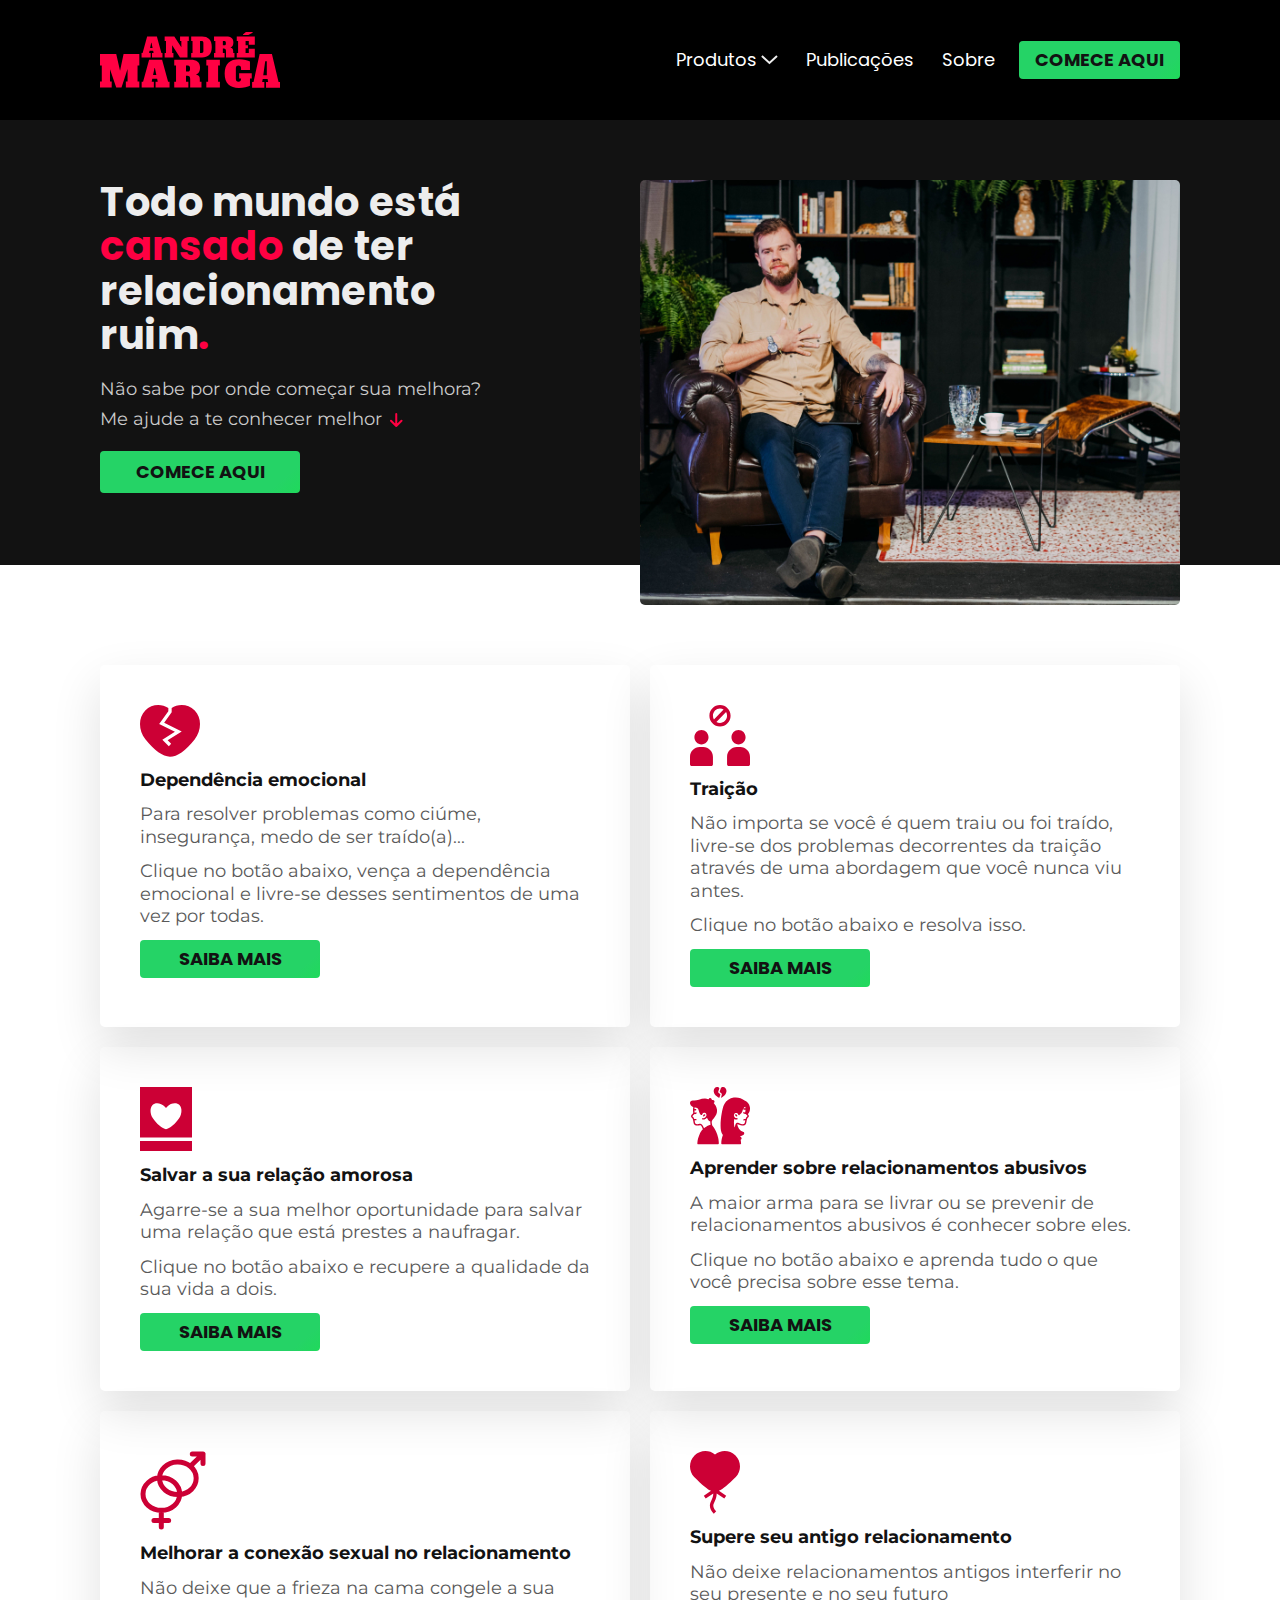
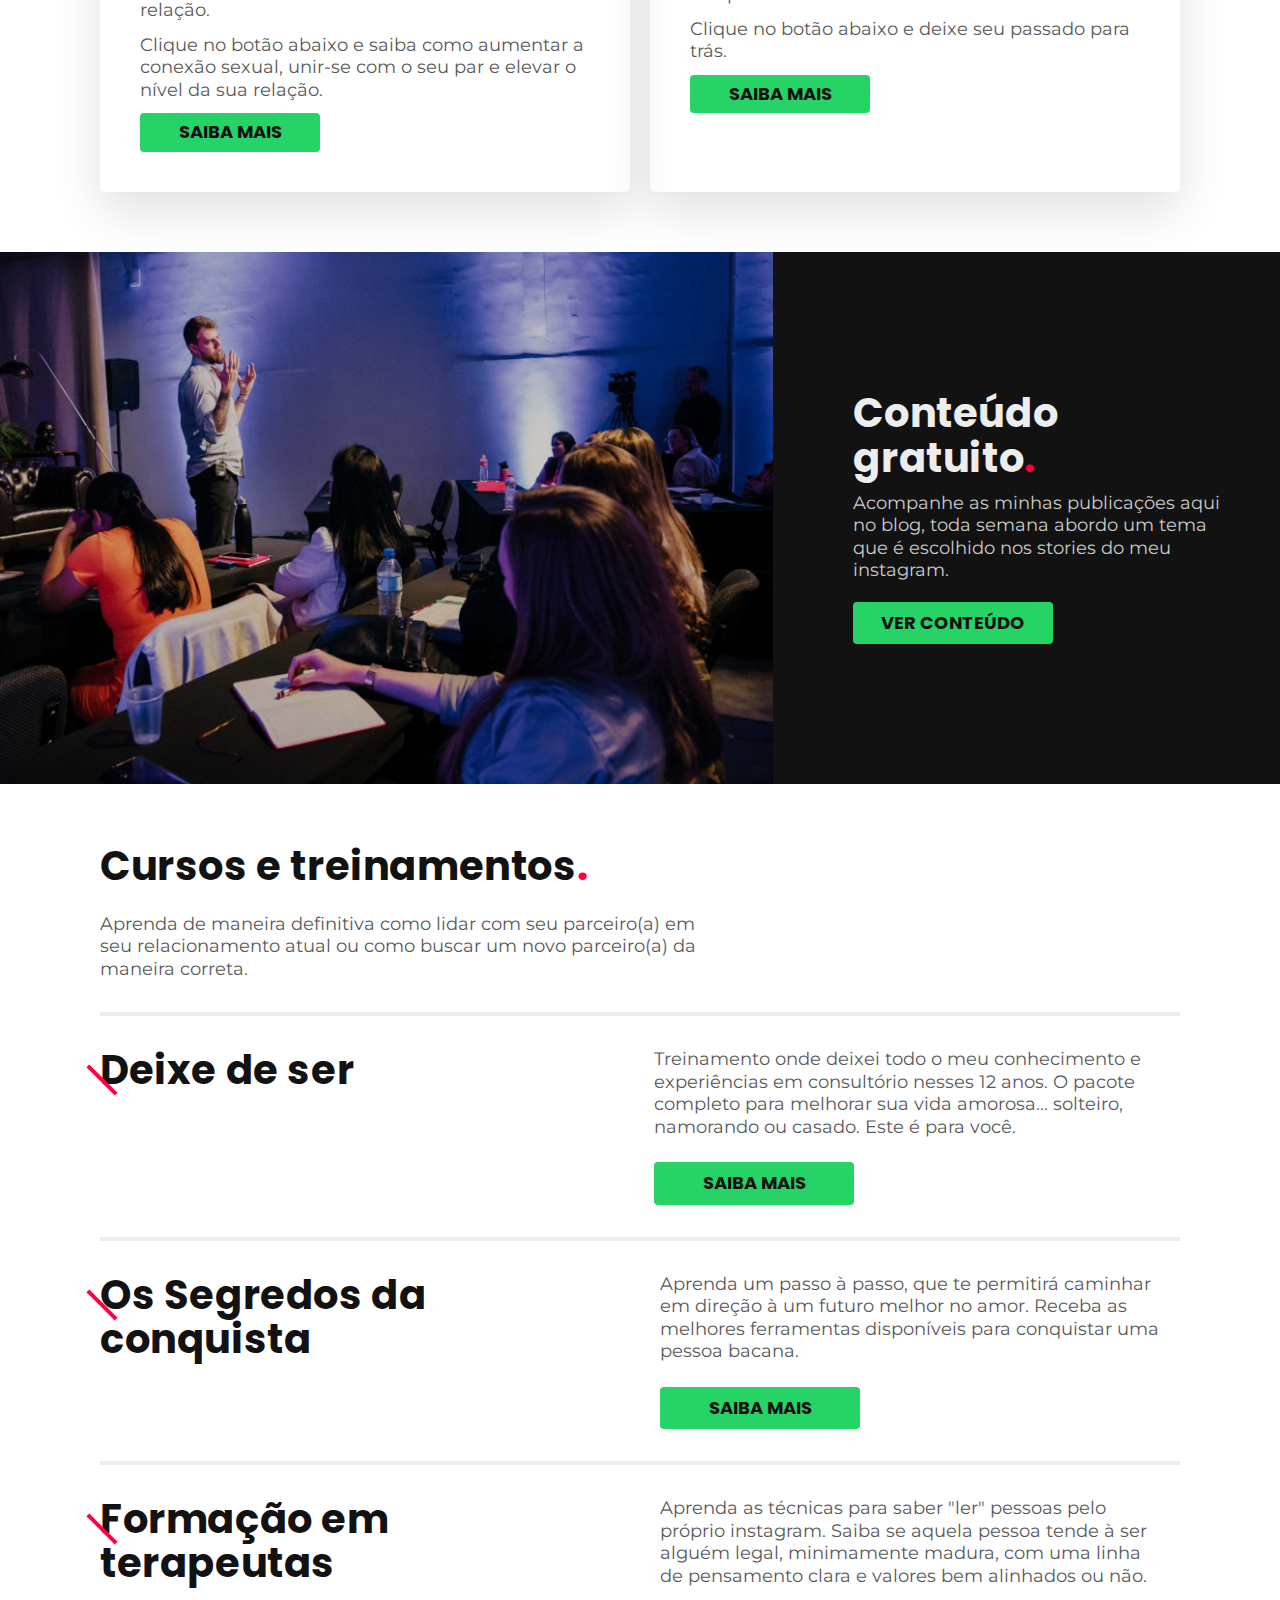
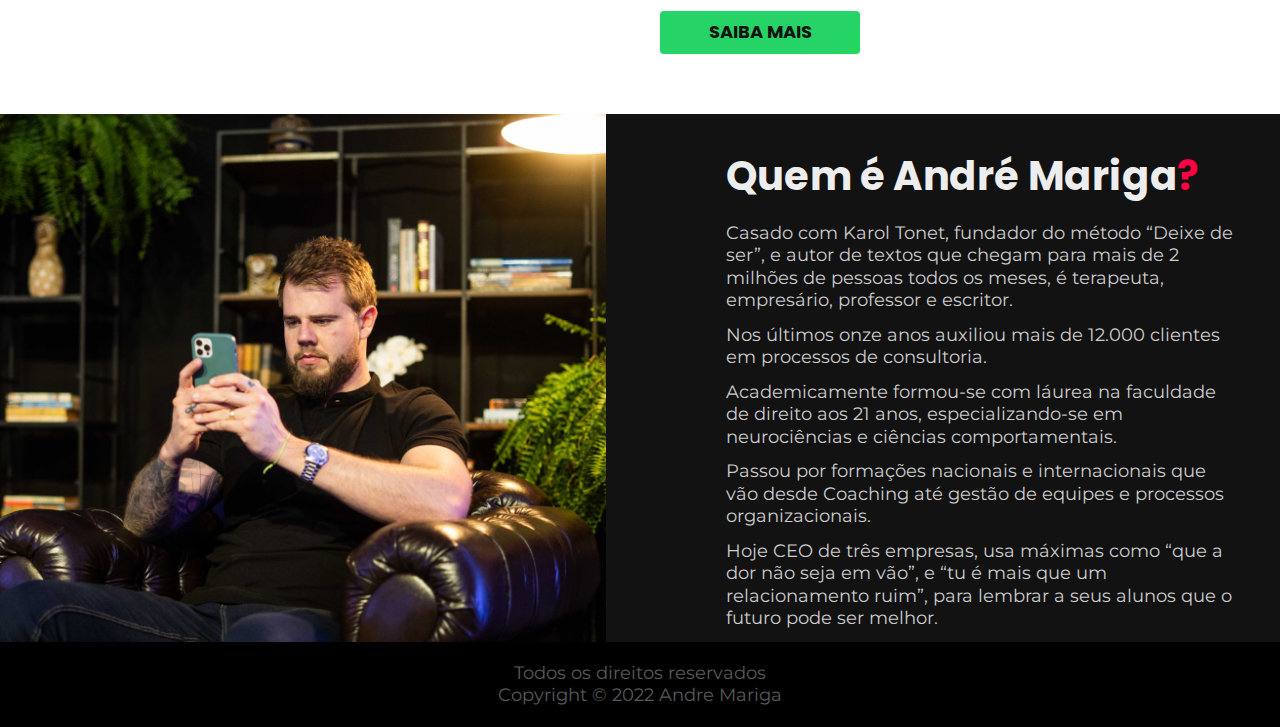
<file: index.html>
<!DOCTYPE html>
<html lang="pt-br">

<head>
  <meta charset="UTF-8">
  <meta http-equiv="X-UA-Compatible" content="IE=edge">
  <meta name="viewport" content="width=device-width, initial-scale=1.0">
  <link rel="stylesheet" href="css/style.css">
  <title>André Mariga - Blog</title>
</head>

<body>
  <header class="header-menu-bg">
    <div class="header-menu container">
      <a href="./"><img src="img/icons/logo.svg" alt=""></a>

      <nav id="nav">
        <button aria-label="Abrir Menu" class="font-links w" id="btn-mobile" aria-haspopup="true" aria-controls="menu" aria-expanded="false">Menu

          <span id="hamburger"></span>
        </button>
        <ul class="itens-menu" role="menu">

          <li class="dropdown">
            <div class="dropbtn font-links w">Produtos<img src="img/icons/down-arrow-menu.svg" alt="">
            </div>
            <div class="drop-produtos">
              <a class="font-links w" href="./">Deixe de ser</a>
              <a class="font-links w" href="./">Os segredos da conquista</a>
              <a class="font-links w" href="./">Formação em terapeutas</a>
            </div>
          </li>

          <li><a class="font-links w" href="posts.html">Publicações</a></li>
          <li><a class="font-links w" href="sobre.html">Sobre</a></li>
          <li><a class="btn2" href="resolva.html">COMECE AQUI</a></li>
        </ul>
      </nav>
    </div>
  </header>

  <main class="secao1-bg">
    <div class="secao1 container">
      <div class="secao1-text">
        <h1 class="font-h1 c1">Todo mundo está <span class="p1">cansado</span> de
          ter relacionamento ruim<span class="p1">.</span></h1>
        <p class="font-p c2">Não sabe por onde começar sua melhora?</p>
        <p class="font-p c2">Me ajude a te conhecer melhor</p>
        <a class="btn" href="resolva.html">Comece aqui</a>
      </div>
      <div class="hero-img">
        <img src="img/home/hero-img.jpg" alt="">
      </div>
    </div>
  </main>

  <article class="conteudo-blog container">
    <ul class="conteudo-lista">
      <li class="conteudo-item">
        <img src="img/icons/icon-1.svg" alt="">
        <h2 class="font-p-bold b2">Dependência emocional</h2>
        <p class="font-p c3">Para resolver problemas como ciúme, insegurança, medo de ser traído(a)...</p>
        <p class="font-p c3">Clique no botão abaixo, vença a dependência emocional e livre-se desses sentimentos de uma vez por todas.</p>
        <a href="https://lp.andremariga.com/dependencia/" class="btn2">Saiba mais</a>
      </li>
      <li class="conteudo-item">
        <img src="img/icons/icon-2.svg" alt="">
        <h2 class="font-p-bold b2">Traição</h2>
        <p class="font-p c3">Não importa se você é quem traiu ou foi traído, livre-se dos problemas decorrentes da traição através de uma abordagem que você nunca viu antes.</p>
        <p class="font-p c3"> Clique no botão abaixo e resolva isso.</p>
        <a href="https://lp.andremariga.com/dependencia/" class="btn2">Saiba mais</a>
      </li>
      <li class="conteudo-item">
        <img src="img/icons/icon-3.svg" alt="">
        <h2 class="font-p-bold b2">Salvar a sua relação amorosa </h2>
        <p class="font-p c3">Agarre-se a sua melhor oportunidade para salvar uma relação que está prestes a naufragar.</p>
        <p class="font-p c3">Clique no botão abaixo e recupere a qualidade da sua vida a dois.</p>
        <a href="https://lp.andremariga.com/dependencia/" class="btn2">Saiba mais</a>
      </li>
      <li class="conteudo-item">
        <img src="img/icons/icon-4.svg" alt="">
        <h2 class="font-p-bold b2">Aprender sobre relacionamentos abusivos
        </h2>
        <p class="font-p c3">A maior arma para se livrar ou se prevenir de relacionamentos abusivos é conhecer sobre eles.</p>
        <p class="font-p c3"> Clique no botão abaixo e aprenda tudo o que você precisa sobre esse tema.</p>
        <a href="https://lp.andremariga.com/dependencia/" class="btn2">Saiba mais</a>
      </li>
      <li class="conteudo-item">
        <img src="img/icons/icon-7.svg" alt="">
        <h2 class="font-p-bold b2">Melhorar a conexão sexual no relacionamento
        </h2>
        <p class="font-p c3">Não deixe que a frieza na cama congele a sua relação.</p>
        <p class="font-p c3">Clique no botão abaixo e saiba como aumentar a conexão sexual, unir-se com o seu par e elevar o nível da sua relação.</p>
        <a href="https://lp.andremariga.com/dependencia/" class="btn2">Saiba mais</a>
      </li>
      <li class="conteudo-item">
        <img src="img/icons/icon-6.svg" alt="">
        <h2 class="font-p-bold b2">Supere seu antigo relacionamento</h2>
        <p class="font-p c3">Não deixe relacionamentos antigos interferir no seu presente e no seu futuro</p>
        <p class="font-p c3">Clique no botão abaixo e deixe seu passado para trás.</p>
        <a href="https://lp.andremariga.com/dependencia/" class="btn2">Saiba mais</a>
      </li>
    </ul>
  </article>

  <article class="gratuito-bg">
    <div class="gratuito-cta">
      <div class="gratuito-img">
        <img src="img/home/gratuito-img.jpg" alt="">
      </div>
      <div class="gratuito-texto">
        <h1 class="font-h1 c1">Conteúdo gratuito<span class="p1">.</span></h1>
        <p class="font-p c2">Acompanhe as minhas publicações aqui no blog, toda semana abordo um tema que é escolhido nos stories do meu instagram.</p>
        <a class="btn" href="posts.html">Ver conteúdo</a>
      </div>
    </div>
  </article>

  <article class="treinamentos container">
    <h1 class="font-h1 b2">Cursos e treinamentos<span class="p1">.</span></h1>
    <p class="font-p c3">Aprenda de maneira definitiva como lidar com seu parceiro(a) em seu relacionamento atual ou como buscar um novo parceiro(a) da maneira correta.</p>

    <ul class="treinamentos-lista">
      <li class="treinamentos-item">
        <h1 class="font-h1 b2">Deixe de ser</h1>
        <div>
          <p class="font-p c3">Treinamento onde deixei todo o meu conhecimento e experiências em consultório nesses 12 anos.
            O pacote completo para melhorar sua vida amorosa... solteiro, namorando ou casado. Este é para você.</p>
          <a class="btn" href="./">Saiba mais</a>
        </div>
      </li>
      <li class="treinamentos-item">
        <h1 class="font-h1 b2">Os Segredos da conquista</h1>
        <div>
          <p class="font-p c3">Aprenda um passo à passo, que te permitirá caminhar em direção à um futuro melhor no amor.
            Receba as melhores ferramentas disponíveis para conquistar uma pessoa bacana.</p>
          <a class="btn" href="./">Saiba mais</a>
        </div>
      </li>
      <li class="treinamentos-item">
        <h1 class="font-h1 b2">Formação em terapeutas</h1>
        <div>
          <p class="font-p c3">Aprenda as técnicas para saber "ler" pessoas pelo próprio instagram.
            Saiba se aquela pessoa tende à ser alguém legal, minimamente madura, com uma linha de pensamento clara e valores bem alinhados ou não.</p>
          <a class="btn" href="./">Saiba mais</a>
        </div>
      </li>
    </ul>
  </article>

  <article class="bio-bg">
    <div class="bio">
      <div class="bio-img">
        <img src="img/home/bio-img.jpg" alt="">
      </div>
      <div class="bio-texto">
        <h1 class="font-h1 c1">Quem é André Mariga<span class="p1">?</span></h1>
        <p class="font-p c2">Casado com Karol Tonet, fundador do método “Deixe de ser”, e autor de textos que chegam para mais de 2 milhões de pessoas todos os meses, é terapeuta, empresário, professor e escritor.
        </p>
        <p class="font-p c2">Nos últimos onze anos auxiliou mais de 12.000 clientes em processos de consultoria.
        </p>
        <p class="font-p c2">Academicamente formou-se com láurea na faculdade de direito aos 21 anos, especializando-se em neurociências e ciências comportamentais.
        </p>
        <p class="font-p c2">Passou por formações nacionais e internacionais que vão desde Coaching até gestão de equipes e processos organizacionais.
        </p>
        <p class="font-p c2">Hoje CEO de três empresas, usa máximas como “que a dor não seja em vão”, e “tu é mais que um relacionamento ruim”, para lembrar a seus alunos que o futuro pode ser melhor.</p>
      </div>
    </div>
  </article>

  <footer class="footer-bg">
    <div class="footer container">
      <p class="font-p c3">Todos os direitos reservados</p>
      <p class="font-p c3">Copyright © 2022 Andre Mariga</p>
    </div>
  </footer>

  <script src="script.js"></script>
</body>

</html>
</file>
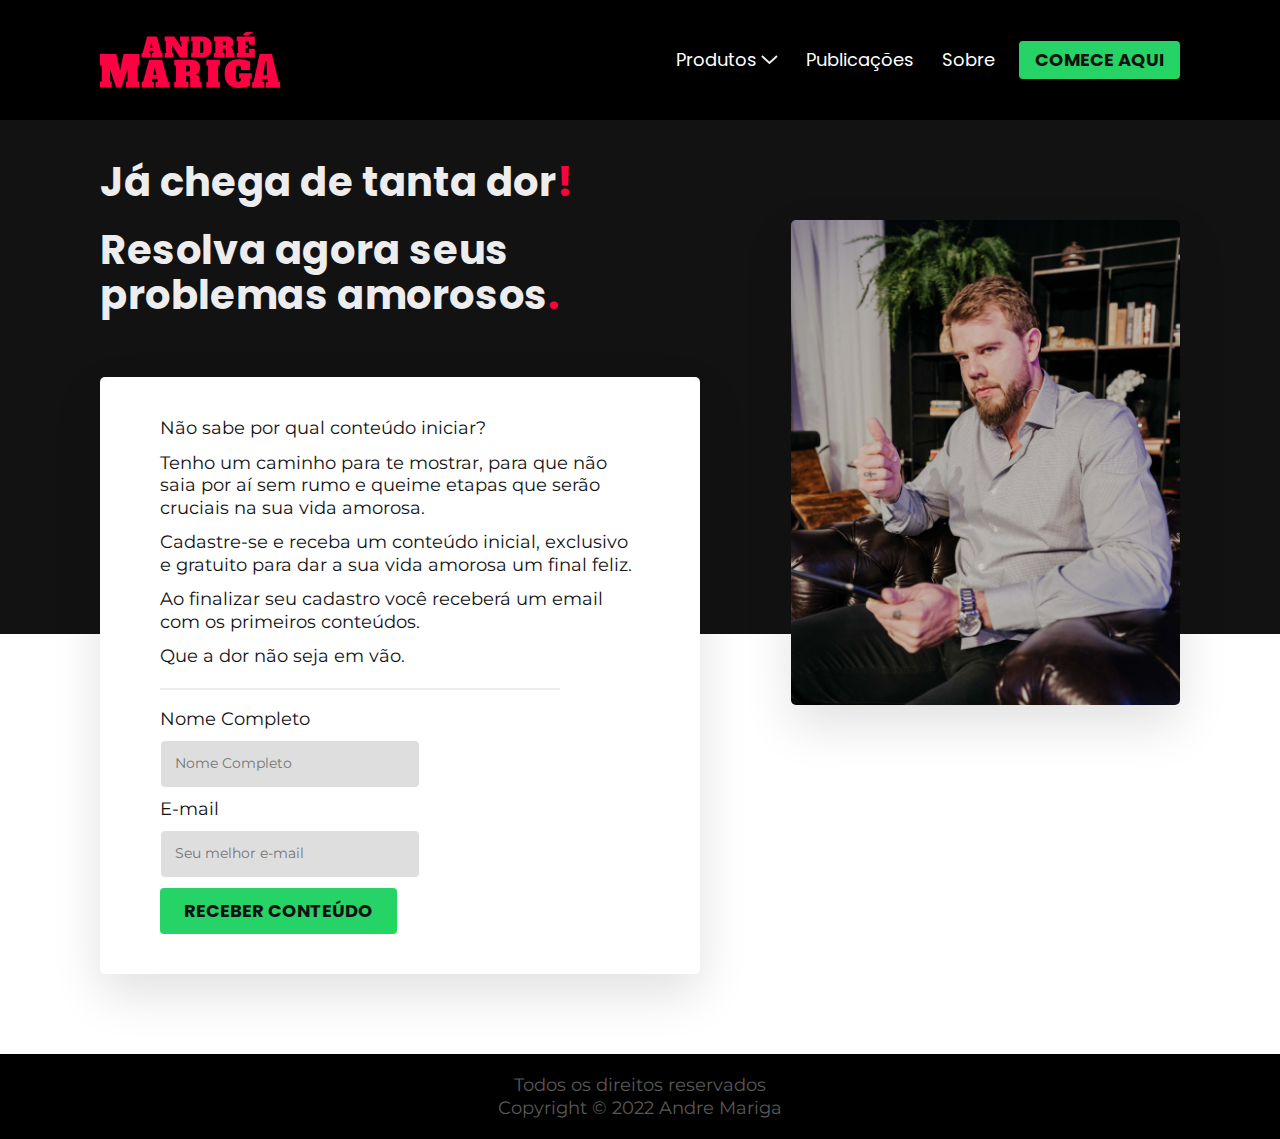
<file: resolva.html>
<!DOCTYPE html>
<html lang="pt-br">

<head>
  <meta charset="UTF-8">
  <meta http-equiv="X-UA-Compatible" content="IE=edge">
  <meta name="viewport" content="width=device-width, initial-scale=1.0">
  <title>Resolva seus problemas amorosos!</title>
  <link rel="stylesheet" href="css/style.css">
</head>

<body>
  <header class="header-menu-bg">
    <div class="header-menu container">
      <a href="./"><img src="img/icons/logo.svg" alt=""></a>

      <nav id="nav">
        <button aria-label="Abrir Menu" class="font-links w" id="btn-mobile" aria-haspopup="true" aria-controls="menu" aria-expanded="false">Menu

          <span id="hamburger"></span>
        </button>
        <ul class="itens-menu" role="menu">

          <li class="dropdown">
            <div class="dropbtn font-links w">Produtos<img src="img/icons/down-arrow-menu.svg" alt="">
            </div>
            <div class="drop-produtos">
              <a class="font-links w" href="./">Deixe de ser</a>
              <a class="font-links w" href="./">Os segredos da conquista</a>
              <a class="font-links w" href="./">Formação em terapeutas</a>
            </div>
          </li>

          <li><a class="font-links w" href="posts.html">Publicações</a></li>
          <li><a class="font-links w" href="sobre.html">Sobre</a></li>
          <li><a class="btn2" href="resolva.html">COMECE AQUI</a></li>
        </ul>
      </nav>
    </div>
  </header>

  <main class="resolva-bg">
    <div class="resolva container">
      <div class="resolva-texto">
        <h1 class="font-h1 c1">Já chega de tanta dor<span class="p1">!</span></h1>
        <h1 class="font-h1 c1">Resolva agora seus problemas amorosos<span class="p1">.</span></h1>

        <div class="resolva-box">
          <p class="font-p b2">Não sabe por qual conteúdo iniciar?</p>
          <p class="font-p b2">Tenho um caminho para te mostrar, para que não saia por aí sem rumo e queime etapas que serão cruciais na sua vida amorosa.</p>
          <p class="font-p b2">Cadastre-se e receba um conteúdo inicial, exclusivo e gratuito para dar a sua vida amorosa um final feliz.</p>
          <p class="font-p b2">Ao finalizar seu cadastro você receberá um email com os primeiros conteúdos.</p>
          <p class="font-p b2">Que a dor não seja em vão.</p>

          <form method="post" action="https://webhook.sellflux.com/webhook/v2/form/lead/3c09bb10e2189124fdd8f467cc8b55a7?not_query=true&redirect_url=https%3A%2F%2Fandremariga.com">
            <label class="font-p b2" for="nome">Nome Completo</label><br>
            <input class="font-p-s b2 form-input" type="text" id="name" name="name" value="" placeholder="Nome Completo"><br>
            <label class="font-p b2" for="email">E-mail</label><br>
            <input class="font-p-s b2 form-input" type="text" id="email" name="email" value="" placeholder="Seu melhor e-mail" required><br>

            <input class="btn2 btn-form" type="submit" value="RECEBER CONTEÚDO">

          </form>

        </div>
      </div>
      <div class="resolva-img">
        <img src="img/resolva/resolva-img.jpg" alt="">
      </div>
    </div>

  </main>



  <footer class="footer-bg">
    <div class="footer container">
      <p class="font-p c3">Todos os direitos reservados</p>
      <p class="font-p c3">Copyright © 2022 Andre Mariga</p>
    </div>
  </footer>
  <script src="script.js"></script>

</body>

</html>
</file>
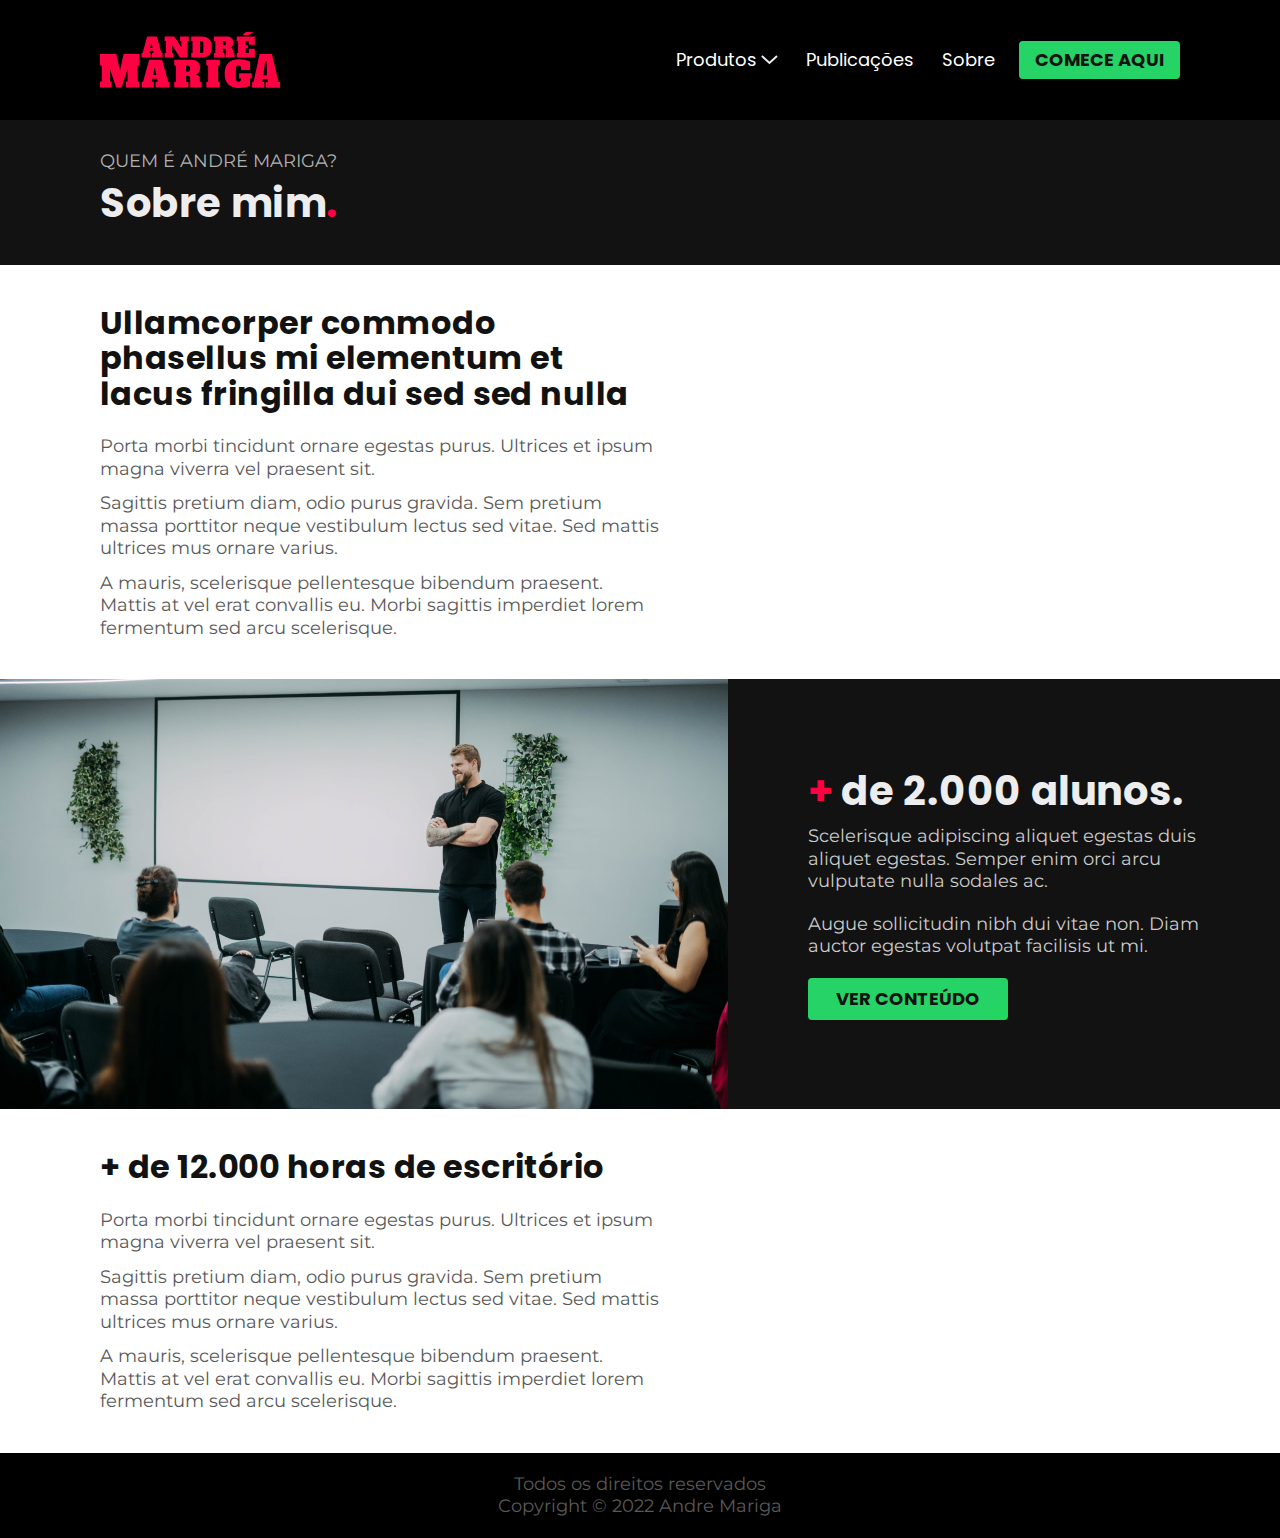
<file: sobre.html>
<!DOCTYPE html>
<html lang="pt-br">

<head>
  <meta charset="UTF-8">
  <meta http-equiv="X-UA-Compatible" content="IE=edge">
  <meta name="viewport" content="width=device-width, initial-scale=1.0">
  <title>Resolva seus problemas amorosos!</title>
  <link rel="stylesheet" href="css/style.css">
</head>

<body>
  <header class="header-menu-bg">
    <div class="header-menu container">
      <a href="./"><img src="img/icons/logo.svg" alt=""></a>

      <nav id="nav">
        <button aria-label="Abrir Menu" class="font-links w" id="btn-mobile" aria-haspopup="true" aria-controls="menu" aria-expanded="false">Menu

          <span id="hamburger"></span>
        </button>
        <ul class="itens-menu" role="menu">

          <li class="dropdown">
            <div class="dropbtn font-links w">Produtos<img src="img/icons/down-arrow-menu.svg" alt="">
            </div>
            <div class="drop-produtos">
              <a class="font-links w" href="./">Deixe de ser</a>
              <a class="font-links w" href="./">Os segredos da conquista</a>
              <a class="font-links w" href="./">Formação em terapeutas</a>
            </div>
          </li>

          <li><a class="font-links w" href="posts.html">Publicações</a></li>
          <li><a class="font-links w" href="sobre.html">Sobre</a></li>
          <li><a class="btn2" href="resolva.html">COMECE AQUI</a></li>
        </ul>
      </nav>
    </div>
  </header>
  <section class="intro-bg">
    <div class="intro-titulo container">
      <p class="font-p c4">QUEM É ANDRÉ MARIGA?</p>
      <h1 class="font-h1 c1">Sobre mim<span class="p1">.</span></h1>
    </div>
  </section>

  <main class="sobre-1 container">
    <h1 class="font-h2 b2">Ullamcorper commodo phasellus mi elementum et lacus fringilla dui sed sed nulla</h1>
    <p class="font-p c3">Porta morbi tincidunt ornare egestas purus. Ultrices et ipsum magna viverra vel praesent sit.
    </p>
    <p class="font-p c3">Sagittis pretium diam, odio purus gravida.
      Sem pretium massa porttitor neque vestibulum lectus sed vitae. Sed mattis ultrices mus ornare varius.</p>
    <p class="font-p c3">A mauris, scelerisque pellentesque bibendum praesent. Mattis at vel erat convallis eu. Morbi sagittis imperdiet lorem fermentum sed arcu scelerisque. </p>


  </main>

  <article class="gratuito-bg">
    <div class="gratuito-cta">
      <div class="gratuito-img">
        <img src="img/sobre/sobre-img.jpg" alt="">
      </div>
      <div class="gratuito-texto">
        <h1 class="font-h1 c1"><span class="p1">+</span> de 2.000 alunos.</h1>
        <p class="font-p c2">Scelerisque adipiscing aliquet egestas duis aliquet egestas. Semper enim orci arcu vulputate nulla sodales ac. </p>
        <p class="font-p c2">Augue sollicitudin nibh dui vitae non. Diam auctor egestas volutpat facilisis ut mi.</p>
        <a class="btn" href="posts.html">Ver conteúdo</a>
      </div>
    </div>
  </article>

  <section class="sobre-2 container">
    <h1 class="font-h2 b2">+ de 12.000 horas de escritório</h1>
    <p class="font-p c3">Porta morbi tincidunt ornare egestas purus. Ultrices et ipsum magna viverra vel praesent sit.
    </p>
    <p class="font-p c3">Sagittis pretium diam, odio purus gravida.
      Sem pretium massa porttitor neque vestibulum lectus sed vitae. Sed mattis ultrices mus ornare varius.</p>
    <p class="font-p c3">A mauris, scelerisque pellentesque bibendum praesent. Mattis at vel erat convallis eu. Morbi sagittis imperdiet lorem fermentum sed arcu scelerisque. </p>


  </section>

  <footer class="footer-bg">
    <div class="footer container">
      <p class="font-p c3">Todos os direitos reservados</p>
      <p class="font-p c3">Copyright © 2022 Andre Mariga</p>
    </div>
  </footer>
  <script src="script.js"></script>

</body>

</html>
</file>
<file: css/style.css>
/*GERAL*/
@import "componentes.css";
@import "cores.css";
@import "global.css";
@import "tipografia.css";

/*HOME*/
@import "header.css";
@import "home/introducao.css";
@import "home/conteudo-lista.css";
@import "home/gratuito-cta.css";
@import "home/treinamentos.css";
@import "home/bio.css";

/*RESOLVA*/
@import "resolva/resolva.css";

/*SOBRE*/
@import "sobre/intro.css";

/*POSTS*/
@import "posts/posts-lista.css";
@import "posts/posts-item.css";
</file>
